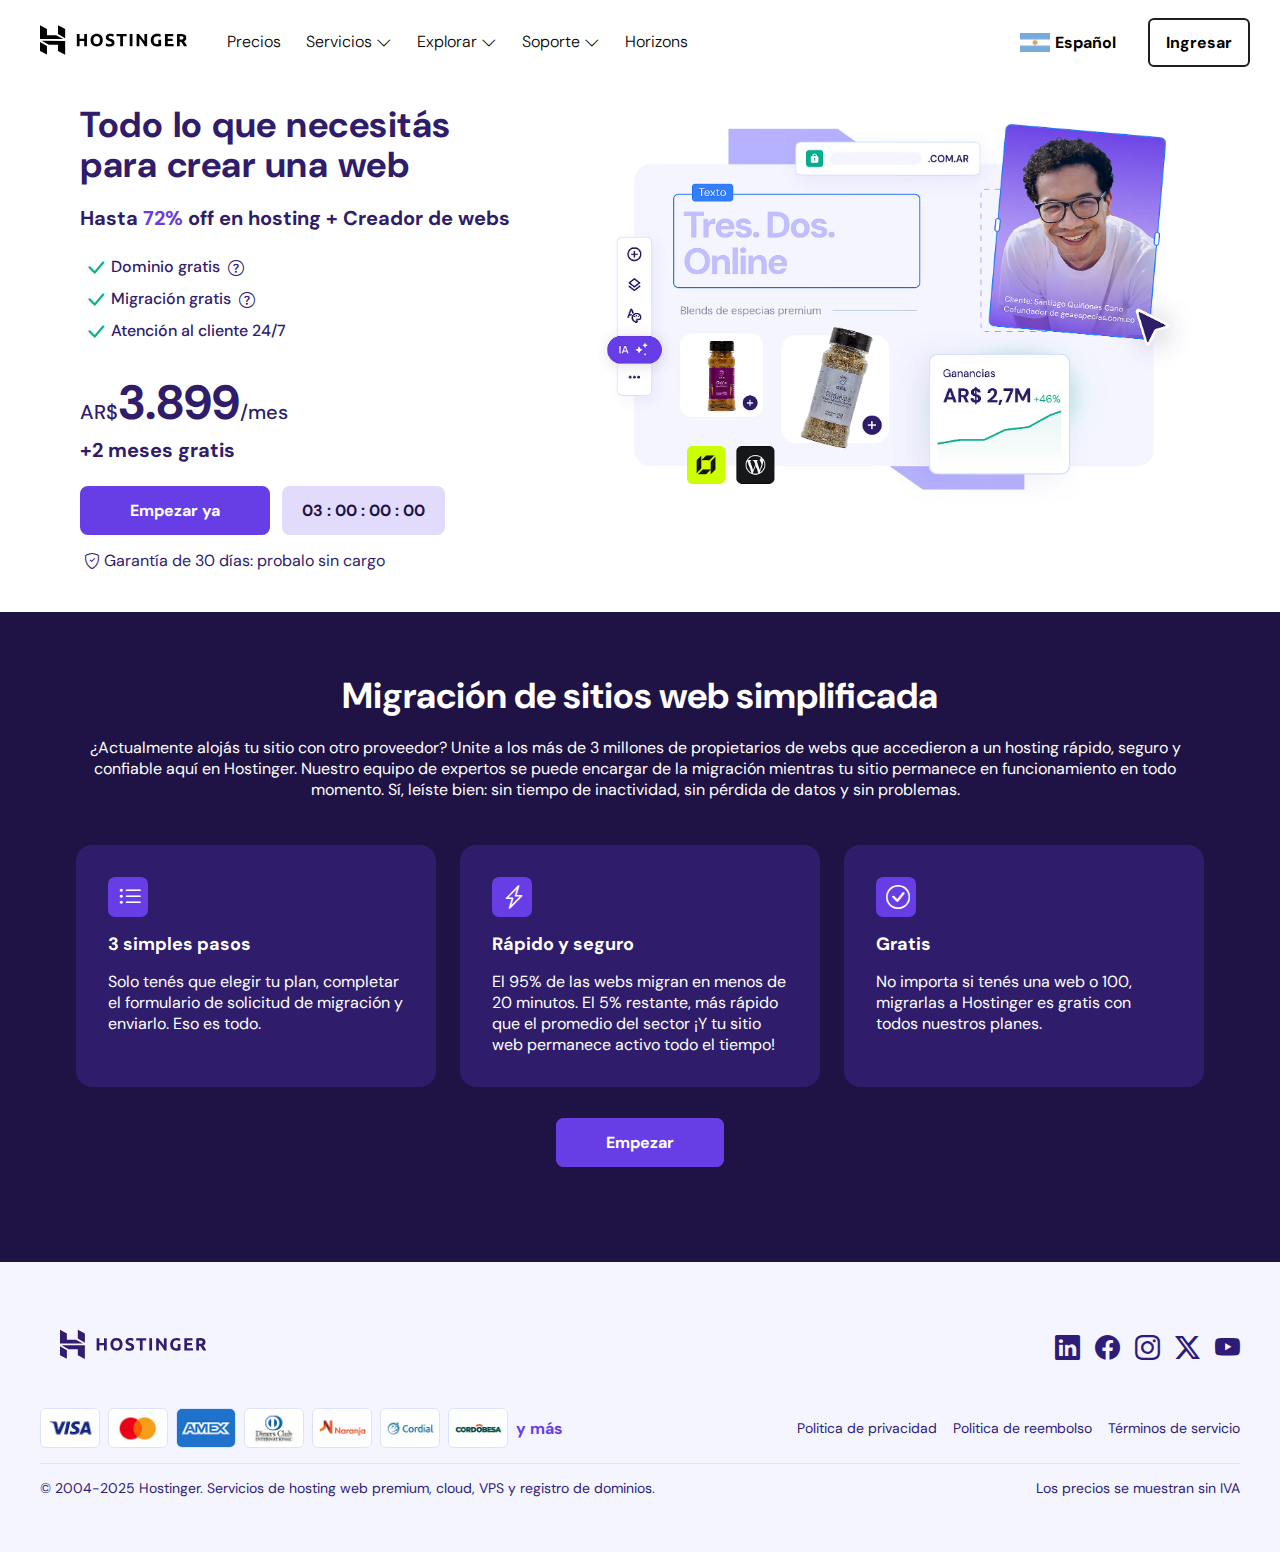
<file: index.html>
<!DOCTYPE html>
<html lang="en">
<head>
    <meta charset="UTF-8">
    <meta name="viewport" content="width=device-width, initial-scale=1.0">
    <title>Hostinger Nav</title>
    <link rel="stylesheet" href="./style.css">
</head>
<body>
    <!-- HEADER -->
    <header class="main-header">
        <div class="nav-left">
          <nav class="navbar">
            <a href="#"><img src="./imagenes/HostingerLogo.svg" alt="Hostinger Logo" class="logo-hostinger"></a>
            <ul class="nav-menu"> 
              <li href="#">Precios</li>
              <li class="dropdown">Servicios<i class="bi bi-chevron-down"></i></li>
              <li class="dropdown">Explorar<i class="bi bi-chevron-down"></i></li>
              <li class="dropdown">Soporte<i class="bi bi-chevron-down"></i></i></li>
              <li href="#">Horizons</li>
            </ul>
          </nav>
          </div>
        
        <div class="nav-right">
          <div class="languaje">
            <img src="./imagenes/descarga.png" alt="Argentina flag" class="flag">
            <span>Español</span>
          </div>
          <button class="login-btn">Ingresar</button>
        </div>
        <button class="btn-menu" aria-label="Menú">
            <i class="bi bi-list"></i>
        </button>
    </header>
    <!-- HERO -->
    <section class="hero">
        <div class="hero-content">
            <div class="hero-left">
            <div class="hero-title">
                <h1 class="title-primary">Todo lo que necesitás para crear una web</h1>
                <p class="title-features">Hasta <span class="title-features offer">72%</span> off en hosting + Creador de webs</p>
            </div>
            <div class="hero-features">
                <ul class="feature-list">
                    <div class="list-check">
                        <li>
                        <i class="bi bi-check-lg"></i>
                        Dominio gratis 
                        <i class="bi bi-question-circle"></i>
                        </li>
                    </div>
                    <div class="list-check">
                        <li>
                        <i class="bi bi-check-lg"></i> 
                        Migración gratis 
                        <i class="bi bi-question-circle"></i>
                        </li>
                    </div>
                    <div class="list-check down">
                       <li>
                        <i class="bi bi-check-lg"></i>
                        Atención al cliente 24/7
                        </li> 
                    </div>
                </ul>
            </div>
            <div class="hero-price">
                <span class="price-ar">AR$ </span>
                <span class="price-total">3.899</span>
                <span class="price-ar"> /mes</span>
            </div>
            <div class="hero-month">
                <p>+2 meses gratis</p>
            </div>
            <div class="hero-cta">
                <a href="#" class="cta-button">Empezar ya</a>
                <div class="timer">
                    <span class="clock">03 : 00 : 00 : 00</span> 
                </div>
            </div>
            
            <div class="hero-guarantee">
                <i class="bi bi-shield-check"></i>
                <span>Garantía de 30 días: probalo sin cargo</span>
            </div>
            </div>
            
            <div class="hero-right">
            <img src="./imagenes/imagen-hero.avif" alt="Ejemplo de interfaz de hosting y creador web">
            </div>
            
        </div>
    </section>

<!-- MIGRACIONES -->
    <main>
        <section class="section">
            <div class="section-content">
                <div class="section-superior">
                    <h2 class="title-primary text-center">Migración de sitios web simplificada</h2>
                    <p class="text-medium text-center text-description">¿Actualmente alojás tu sitio con otro proveedor? Unite a los más de 3 millones de propietarios de webs que accedieron a un hosting rápido, seguro y confiable aquí en Hostinger. Nuestro equipo de expertos se puede encargar de la migración mientras tu sitio permanece en funcionamiento en todo momento. Sí, leíste bien: sin tiempo de inactividad, sin pérdida de datos y sin problemas.</p>
                </div>
                <div class="card-container">
                    <article class="card-review">
                        <div class="card-review icon">
                            <i class="bi bi-list-ul"></i>
                        </div>
                        <h3 class="card-review__title title-secondary">3 simples pasos</h3>
                        <p class="card-review__description
                        text-medium">Solo tenés que elegir tu plan, completar el formulario de solicitud de migración y enviarlo. Eso es todo.</p>
                
                    </article>
                    <article class="card-review">
                        <div class="card-review icon">
                            <i class="bi bi-lightning-charge"></i>
                        </div>
                        <h3 class="card-review__title title-secondary">Rápido y seguro</h3>
                        <p class="card-review__description
                        text-medium">El 95% de las webs migran en menos de 20 minutos. El 5% restante, más rápido que el promedio del sector ¡Y tu sitio web permanece activo todo el tiempo!</p>
                    </article>
                    <article class="card-review">
                        <div class="card-review icon">
                            <i class="bi bi-check-circle"></i>
                        </div>
                        <h3 class="card-review__title title-secondary">Gratis</h3>
                        <p class="card-review__description text-medium">No importa si tenés una web o 100, migrarlas a Hostinger es gratis con todos nuestros planes.</p>
                    </article>
                </div>
                <div class="btn">
                    <a href="" class="btn-primary">Empezar</a>
                </div>
            </div>
        </section>
    </main>
    
    <!-- FOOTER -->
    <footer class="footer">
        <div class="footer-content">
            <div class="box-top">
                <div class="hostinger-logo">
                    <a href="#"><img src="./imagenes/Logo Hostinger lila.png" alt="Hostinger" class="logo"></a>
                </div>
                <div class="redes">
                    <a href="#"><i class="bi3 bi-linkedin"></i></a>
                    <a href="#"><i class="bi3 bi-facebook"></i></a>
                    <a href="#"><i class="bi3 bi-instagram"></i></a>
                    <a href="#"><i class="bi3 bi-twitter-x"></i></a>
                    <a href="#"><i class="bi3 bi-youtube"></i></a>
                </div>
            </div>
            <div class="box-center">
                <div class="box-cards">
                    <img src="./imagenes/visa.avif" alt="visa" class="cards-img">
                    <img src="./imagenes/mastercard.avif" alt="mastercard" class="cards-img">
                    <img src="./imagenes/amex.avif" alt="amex" class="cards-img">
                    <img src="./imagenes/diners.avif" alt="diners" class="cards-img">
                    <img src="./imagenes/naranja.avif" alt="naranja" class="cards-img">
                    <img src="./imagenes/cordial.avif" alt="cordial" class="cards-img">
                    <img src="./imagenes/cordobesa.avif" alt="cordobesa" class="cards-img">
                    <a href="#">y más</a>
                </div>
                <div class="box-policies">
                    <a href="#">Politica de privacidad</a>
                    <a href="#">Politica de reembolso</a>
                    <a href="#">Términos de servicio</a>
                </div>
            </div>
            <div class="box-bottom">
                <div>
                    <p>© 2004-2025 Hostinger. Servicios de hosting web premium, cloud, VPS y registro de dominios.</p>
                </div>
                <div>
                    <p>Los precios se muestran sin IVA</p>
                </div>
            </div>
        </div>
    </footer>
</body>
</html>
</file>
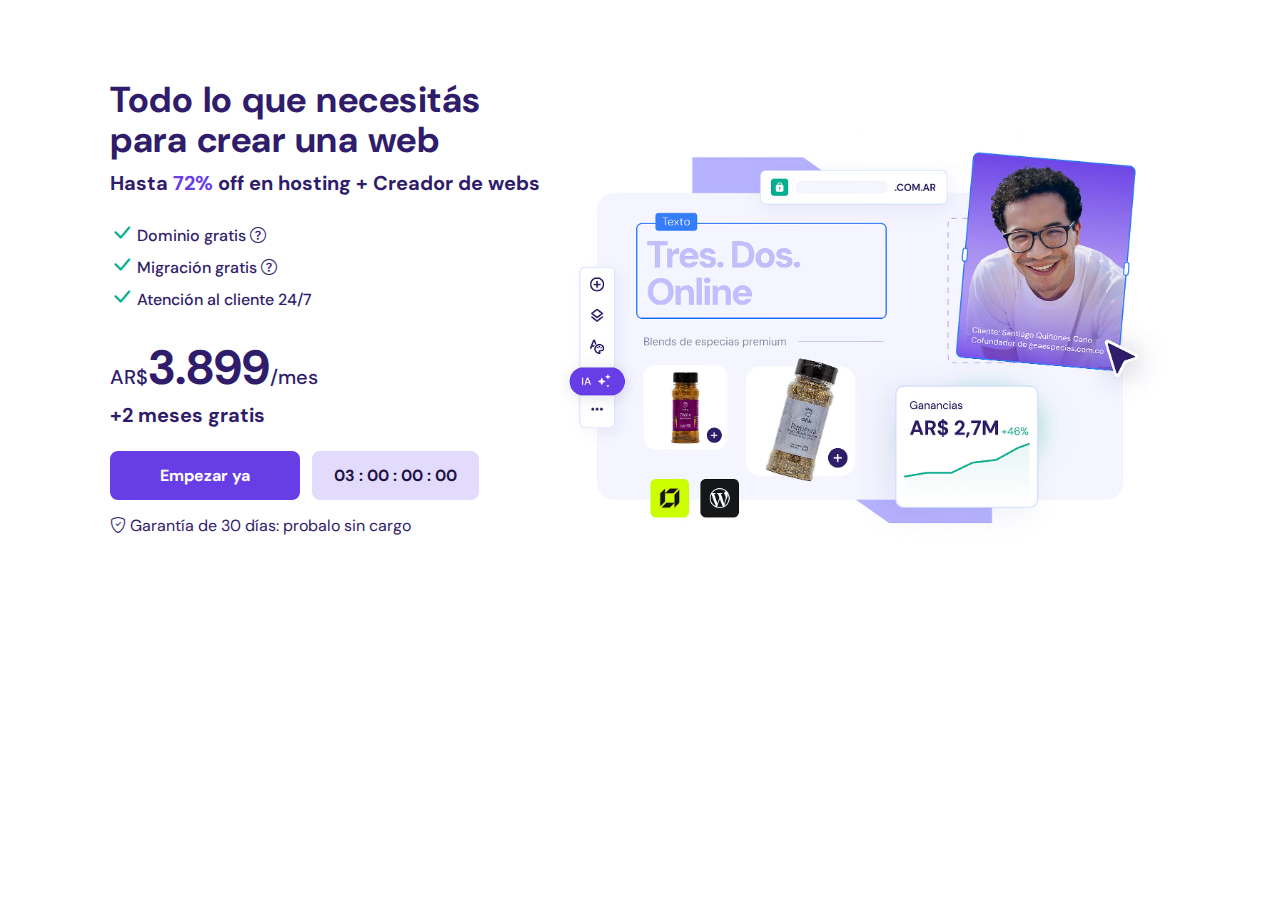
<file: Hero/index.html>
<!DOCTYPE html>
<html lang="en">
<head>
    <meta charset="UTF-8">
    <meta name="viewport" content="width=device-width, initial-scale=1.0">
    <title>Hero</title>
    <link rel="stylesheet" href="./style.css">
</head>
<body>
    <section class="hero">
        <div class="hero-content">
            <div class="hero-left">
            <div class="hero-title">
                <h1 class="title-primary">Todo lo que necesitás para crear una web</h1>
                <p class="title-features">Hasta <span class="title-features offer">72%</span> off en hosting + Creador de webs</p>
            </div>
            <div class="hero-features">
                <ul class="feature-list">
                    <div class="list-check">
                        <li>
                        <i class="bi bi-check-lg"></i>
                        Dominio gratis 
                        <i class="bi bi-question-circle"></i>
                        </li>
                    </div>
                    <div class="list-check">
                        <li>
                        <i class="bi bi-check-lg"></i> 
                        Migración gratis 
                        <i class="bi bi-question-circle"></i>
                        </li>
                    </div>
                    <div class="list-check down">
                       <li>
                        <i class="bi bi-check-lg"></i>
                        Atención al cliente 24/7
                        </li> 
                    </div>
                </ul>
            </div>
            <div class="hero-price">
                <span class="price-ar">AR$ </span>
                <span class="price-total">3.899</span>
                <span class="price-ar"> /mes</span>
            </div>
            <div class="hero-month">
                <p>+2 meses gratis</p>
            </div>
            <div class="hero-cta">
                <a href="#" class="cta-button">Empezar ya</a>
                <div class="timer">
                    <span class="clock">03 : 00 : 00 : 00</span> 
                </div>
            </div>
            
            <div class="hero-guarantee">
                <i class="bi bi-shield-check"></i>
                <span>Garantía de 30 días: probalo sin cargo</span>
            </div>
            </div>
        
        
            <div class="hero-right">
            <img src="imagen-hero.avif" alt="Ejemplo de interfaz de hosting y creador web">
            </div>
            
        </div>
    </section>
</body>
</html>
</file>
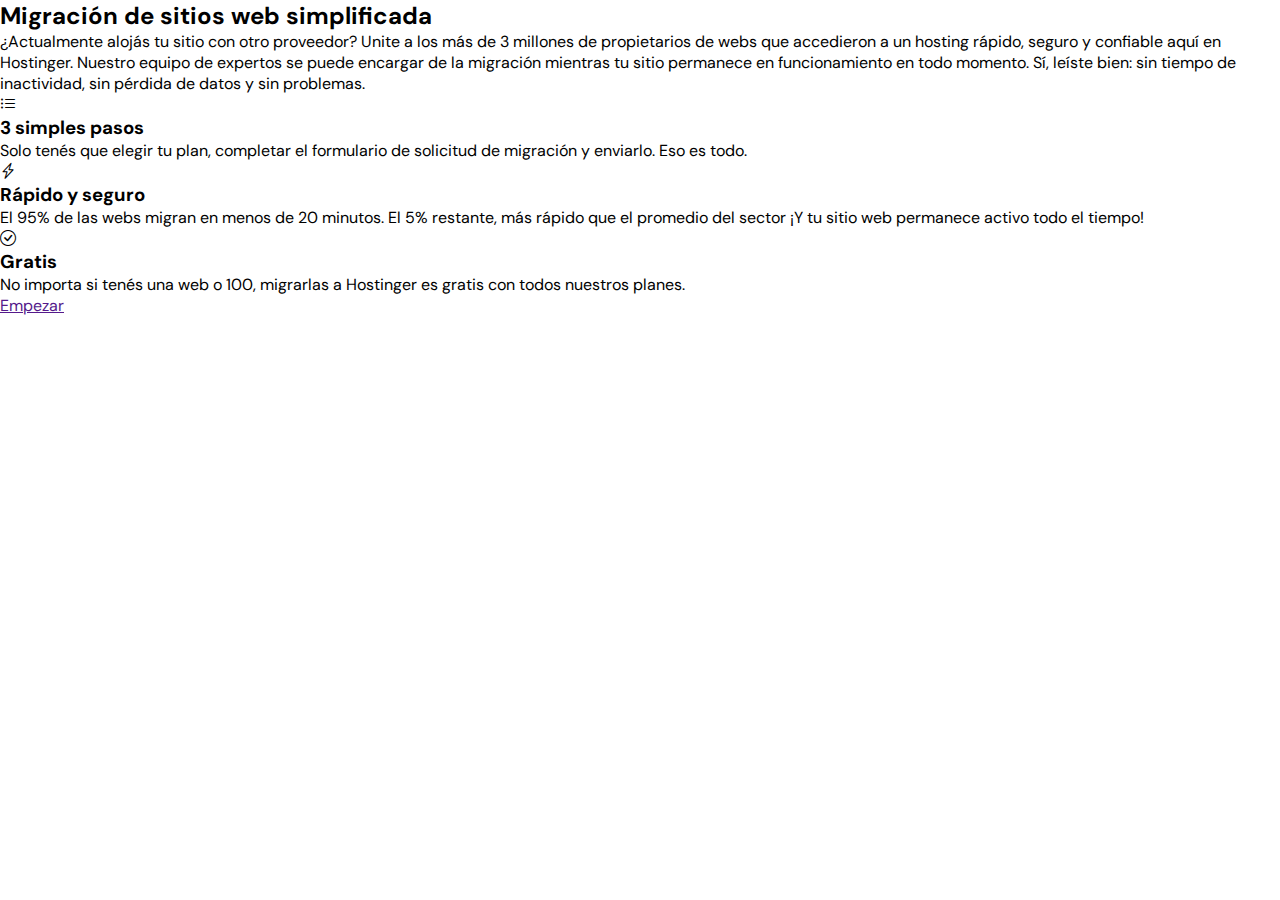
<file: Migraciones/index.html>
<!DOCTYPE html>
<html lang="en">
<head>
    <meta charset="UTF-8">
    <meta name="viewport" content="width=device-width, initial-scale=1.0">
    <title>Hostinger: Dale vida a tu idea en internet con una web</title>
    <link rel="stylesheet" href="./style.css">
</head>
<body>
    <main>
        <section class="section">
            <div class="section-content">
                <div class="section-superior">
                    <h2 class="title-primary text-center">Migración de sitios web simplificada</h2>
                    <p class="text-medium text-center text-description">¿Actualmente alojás tu sitio con otro proveedor? Unite a los más de 3 millones de propietarios de webs que accedieron a un hosting rápido, seguro y confiable aquí en Hostinger. Nuestro equipo de expertos se puede encargar de la migración mientras tu sitio permanece en funcionamiento en todo momento. Sí, leíste bien: sin tiempo de inactividad, sin pérdida de datos y sin problemas.</p>
                </div>
                <div class="card-container">
                    <article class="card-review">
                        <div class="card-review icon">
                            <i class="bi bi-list-ul"></i>
                        </div>
                        <h3 class="card-review__title title-secondary">3 simples pasos</h3>
                        <p class="card-review__description
                        text-medium">Solo tenés que elegir tu plan, completar el formulario de solicitud de migración y enviarlo. Eso es todo.</p>
                
                    </article>
                    <article class="card-review">
                        <div class="card-review icon">
                            <i class="bi bi-lightning-charge"></i>
                        </div>
                        <h3 class="card-review__title title-secondary">Rápido y seguro</h3>
                        <p class="card-review__description
                        text-medium">El 95% de las webs migran en menos de 20 minutos. El 5% restante, más rápido que el promedio del sector ¡Y tu sitio web permanece activo todo el tiempo!</p>
                    </article>
                    <article class="card-review">
                        <div class="card-review icon">
                            <i class="bi bi-check-circle"></i>
                        </div>
                        <h3 class="card-review__title title-secondary">Gratis</h3>
                        <p class="card-review__description text-medium">No importa si tenés una web o 100, migrarlas a Hostinger es gratis con todos nuestros planes.</p>
                    </article>
                </div>
                <div class="btn">
                    <a href="" class="btn-primary">Empezar</a>
                </div>
            </div>
        </section>
    </main>
</body>
</html>
</file>
<file: style.css>
@import url("https://cdn.jsdelivr.net/npm/bootstrap-icons@1.13.1/font/bootstrap-icons.min.css");
@import url('https://fonts.googleapis.com/css2?family=DM+Sans:ital,opsz,wght@0,9..40,100..1000;1,9..40,100..1000&display=swap');

:root {
    --color--principal-0: #ffffff;
    --color--principal-1: black;
    --color-principal-50: #1d1e20;
    --color--principal-100: #673de6;
    --color--principal-200: #2f1c6a;
    --color--principal-300: #1f1346;
    --color--principal-500: #f4f5ff;
    --color--principal-600: #2f1c78;
    --color-principal-700: #dbe3ff;
    --color--neutral-100:#1d1e20;
    --color-neutral-200: #1a1919;
    --color--neutral-300: #e2dbfc;
    
}

*{
    font-family: "DM Sans", sans-serif;
    margin: 0;
    padding: 0;
    box-sizing: border-box;
}
html, body{
    width: 100%;
    max-width: 100%;
    overflow-x: hidden;
    margin: 0;
    padding: 0;
    margin-top: 20px;
}

/* HEADER */

body {
  padding-top: 80px;
  margin-top: 15px;
}

.main-header {
    display: flex;
    justify-content: space-between;
    align-items: center;
    padding: 15px 30px;
    background-color: white;
    position: fixed;
    top: 0;
    left: 0;
    width: 100%;
    z-index: 1000;
}

.nav-left{
    display: flex;
    align-items: center;
    margin: 10px 10px; 
    flex-direction: row;
    width: 100%;
}

.navbar {
  display: flex;
  justify-content:flex-start;
  align-items: center;
  width: 100%;
}

.logo-hostinger {
    height: 30px;
    width: 147px;
    margin-right: 40px;
} 

.nav-center{
    display: flex;
    align-items: center;
    flex: 1;
    justify-content: flex-start;
}

.nav-menu{
    list-style: none;
    display: flex;
    gap: 25px;    
}

.nav-menu li{
    cursor: pointer;
    font-size: 14px;
    color: var(--color--principal-1);
    font-size: 16px;
    font-weight: 300;
}

.bi {
  transform: scale(1.2);
  font-weight: bolder;
  margin-left: 4px;
  vertical-align: middle;
}

.nav-menu a{
    text-decoration: none;
    color: inherit;
    
}

.nav-right{
    display: flex;
    align-items: center;
    justify-content: space-between;
    gap: 32px;
}

.languaje {
    display: flex;
    align-items: center;
    gap: 5px;
    font-weight: bold;
}

.flag {
    width: 30px;
    height: auto;
}

.login-btn{
    padding: 12px 16px;
    border: 2px solid var(--color-principal-50);
    background-color: var(--color--principal-0);
    border-radius: 6px;
    font-weight: 700;
    cursor: pointer;
    font-size: 16px;
}

.btn-menu {
  display: none;
  background: none;
  border: none;
  font-size: 1.8rem;
  color: var(--color--principal-1);
  cursor: pointer;
}

/* HERO */

.hero{
    background-color: var(--color--principal-0);
    display: flex;
    flex-direction: row;
    justify-content: center;
    height: auto;
    width: 100%;
    max-width: 1440px;
    margin: 0 auto;
    padding: 0 20px 40px 20px;
    overflow: hidden;
    margin-top: -100px;
}

.hero-content {
    display: flex;
    flex-direction: row;
    gap: 70px;
    align-items: center;
    justify-content: space-between;
    padding: 30px 60px 0px 60px;
    min-height: 100%;
}


.hero-left{
    display: flex;
    flex-direction: column;
    text-align: start;
    color: var(--color--principal-200);
    width: 40%;
    justify-content: flex-start;
    min-height: 100%;
}

.hero-title h1{
    font-size: 36px;
    line-height: 40px;
    word-spacing: 2px;
    letter-spacing: 0.5px;
    color: var(--color--principal-200);
    font-weight: 700;
}

.title-features{
    font-size: 20px;
    margin: 8px 0px 0px;
    font-weight: 700;
    line-height: 30px;
    white-space: nowrap;
}

.offer{
    color: var(--color--principal-100);
}

.hero-features{
    font-size: 16px;
    margin: 20px 0px 0px 0px;
}

.feature-list{
    list-style-type: none;
    padding-left: 0;
}

.list-check{
    align-items: baseline;
    display: flex;
    gap: 10px;
    margin-bottom: 2px;
    font-weight: 500;
}

.down{
    margin-bottom: 24px;
}

.bi-check-lg{
    color: #03b191;
    font-size: 23px;
}

.hero-price{
    display: inline-flex;
    align-items: baseline;
}

.price-ar{
    font-size: 20px;
    font-weight: 500;
}

.price-total{
    font-size: 48px;
    font-weight: 700;
}

.hero-month{
    font-size: 20px;
    line-height: 32px;
    font-weight: 700;
    margin-bottom: 20px;
}

.hero-cta{
    display: flex;
    flex-direction: row;
    justify-content: flex-start;
    gap: 12px;
    margin-bottom: 15px;
}

.cta-button{
    display: flex;
    background-color: var(--color--principal-100);
    border: 2px solid var(--color--principal-100);
    color: var(--color--principal-0);
    width: auto;
    align-items: center;
    border-radius: 8px;
    cursor: pointer;
    justify-content: center;
    padding: 12px 48px;
    position: relative;
    text-decoration: none;
    font-weight: 700;
}


.timer{
    display: flex;
    background-color:var(--color--neutral-300) ;
    align-items: center;
    color: var(--color--principal-300);
    padding: 12px 20px;
    border: 2px solid var(--color--principal-900);
    border-radius: 8px;
    font-weight: 700;
}

.hero-right img{
    width: 100%;
    height: 100%;
    position: relative;
    background-repeat: no-repeat;
    background-size: cover;
    display: block;   
}




/* MIGRACIONES */

.text-center{
    text-align: center;
}

.section{
    background-color: var(--color--principal-300);display: flex;
    flex-direction: row;
    justify-content: center;
    width: 100%;
    max-width: 1440px;
    height: 650px;
    margin: 0 auto;
    padding: 0 20px;
    box-sizing: border-box;
}

.section__content{

    display: flex;
    flex-direction: column;
    align-items: center;
    padding: 80px;
}

.section-superior{
    margin: 0px 36px 48px;
    padding: 0px 40px;
    min-width: 1200px;
    margin-bottom: 45px;
}

.title-primary{
    color: var(--color--principal-0);
    font-size: 36px;
    font-weight: 700;
    margin-bottom: 18px;
    margin-top: 60px;
}

.text-description{
    width: 1110px;
    justify-content: center;
}

.text-medium{
    font-size: 16px;
    color: var(--color--principal-0);
    font-weight: 400;
}

.title-secondary{
    color: var(--color--principal-0);
    font-size: 18px;
    font-weight: 700;
}

.btn-primary{
    background-color: var(--color--principal-100);
    font-size: 16px;
    font-weight: 700;
    color: var(--color--principal-0);
    border: 2px solid var(--color--principal-100);
    border-radius: 8px;
    padding: 12px 48px;
    text-decoration: none;
    justify-content: center;
}

.btn{
    text-align: center;
    margin-top: 45px;
}

.card-container{
    display: flex;
    flex-direction: row;
    justify-content: center; 
    margin-bottom: 35px;
    gap: 24px;
    width: 100%;
    max-width: 1250px;
    margin-left: auto;
    margin-right: auto;
}

.card-review{
    display: flex;
    flex-direction: column;
    background-color: var(--color--principal-200);
    border-radius: 16px;
    padding: 32px;
    width: 360px;
    max-width: 100%;
}

.card-review__title{
    margin-top: 15px;
    margin-bottom: 15px;
}

.icon{
    font-size: 20px;
    width: 25px;
    height: 25px;
    background-color: var(--color--principal-100);
    color: white;
    display: flex;
    align-items: center;
    justify-content: center;
    padding: 20px;
    border-radius: 7px;
}

/* FOOTER */

.footer-content{
    background-color: var(--color--principal-500);
    display: flex;
    flex-direction: column;
    width: 100%;
    max-width: 1440px;
    height: auto;
    margin: 0 auto;  
    padding: 40px 20px;
    flex: 1;
    box-sizing: border-box;
}

.box-top{
    display: flex;
    flex-direction: row;
    justify-content: space-between;
    width: 100%;
    align-items: center;
    gap: 15px;
    max-width: 1200px;
    margin: 0 auto;
    padding: 15px 0;
}

.logo {
    height: auto;
    width: auto;
}

.redes{
    display: flex;
    flex-direction: row;
    gap: 15px;
}

.bi3{
    color: var(--color--principal-600);
    font-size: 25px;
}

.box-center{
    display: flex;
    flex-direction: row;
    flex: 1;
    justify-content: space-between;
    width: 100%;
    max-width: 1200px;
    margin: 0 auto;
    padding: 15px 0;
}

.box-cards{
    display: flex;
    flex-direction: row;
    gap: 8px;
}


.cards-img{
    height: 40px;
    width: 60px;
    border: 1px solid var(--color-principal-700);
    border-radius: 6px;
}

.box-cards a{
    align-self: center;
    color: var(--color--principal-100);
    text-decoration: none;
    cursor: pointer;
    font-weight: 700;
    display: inline-block;
}

.box-policies{
    display: flex;
    flex-direction: row;
    gap: 16px;
}

.box-policies a{
    font-size: 14px;
    text-decoration: none;
    color: var(--color--principal-600);
    cursor: pointer;
    display: inline-block;
    align-self: center;
}

.box-bottom{
    display: flex;
    flex-direction: row;
    flex: 1;
    justify-content: space-between;
    width: 100%;
    max-width: 1200px;
    border-top: 1px solid var(--color-principal-700);
    margin: 0 auto;
    padding: 15px 0;
}

.box-bottom p{
    color: var(--color--principal-600);
    font-size: 14px;
}

/* RESPONSIVE */
/* HEADER */

@media screen and (max-width: 1024px) {
    .main-header{
        height: auto;
        padding: 10px;
    }
    .nav-menu{
        display: none
    }
    .nav-right{
        display:none;
    }
    .logo-hostinger{
        margin: 0;
        padding: 0px;
    }
    .btn-menu{
        display: block;
    }
    .hero {
        flex-direction: column;
        padding: 62px 0 80px;
        width: 100%;
    }
    .hero-content {
        flex-direction: column;
        padding: 0 40px;
    }
    .hero-left {
        align-items:flex-start;
        text-align: left;
        justify-content: flex-start;
        width: 75%;
    }
    .hero-title h1 {
        font-size: 28px;
        line-height: 20px;
        word-spacing: 0px;
        letter-spacing: 0px;
    }
    .title-features {
        font-size: 18px;
        line-height: 24px;
    }
    .hero-features {
        font-size: 16px;
        justify-content: flex-start;
        align-items: flex-start;
        text-align: left;
    }
    .feature-list {
        align-items: center;
        justify-content: center;
    }
    .list-check {
        justify-content: flex-start;
    }
    .hero-cta {
        flex-direction: row;
        align-items: center;
        width: 55%;
    }
    .cta-button {
        padding: 12px 48px;
    }
    .timer {
        flex-direction: column;
        padding: 12px 30px;
        font-size: 14px;
    }
    .hero-right{
        width: 70%;
    }
    .hero-right img {
        width: 100%;
        height: auto;
    }
    .price-total {
        font-size: 36px;
    }
    .hero-month {
        font-size: 18px;
    }
    .section{
        width: 100%;
        padding: 62px 0 80px;
    }
    .section-superior{
        margin: 0px 128px 40px;
        padding: 0px 40px;
        width: 40%;
    }
    .title-primary{
        font-size: 28px;
    }

}


@media screen and (max-width: 768px) {
  .hero {
    flex-direction: column;
    padding: 20px 10px;
  }

  .hero-content {
    flex-direction: column;
    padding: 20px 0;
    gap: 30px;
  }

  .hero-left {
    align-items: center;
    text-align: center;
  }

  .hero-title h1 {
    font-size: 28px;
    line-height: 34px;
  }

  .title-features {
    font-size: 16px;
    line-height: 24px;
  }

  .hero-features {
    font-size: 14px;
    margin-top: 10px;
  }

  .feature-list {
    align-items: center;
    justify-content: center;
  }

  .list-check {
    justify-content: center;
  }

  .hero-cta {
    flex-direction: column;
    align-items: center;
    width: 100%;
  }

  .cta-button {
    width: 100%;
    padding: 12px 0;
  }

  .timer {
    flex-direction: column;
    padding: 10px;
    font-size: 14px;
  }

  .hero-right img {
    width: 100%;
    height: auto;
  }

  .price-total {
    font-size: 36px;
  }

  .hero-month {
    font-size: 18px;
  }
}


@media screen and (max-width: 480px) {
  .hero-title h1 {
    font-size: 24px;
    line-height: 30px;
  }

  .title-features {
    font-size: 14px;
  }

  .hero-price {
    flex-direction: column;
    align-items: center;
  }

  .price-ar {
    font-size: 16px;
  }

  .price-total {
    font-size: 30px;
  }

  .cta-button {
    font-size: 14px;
    padding: 10px;
  }

  .timer {
    font-size:13px;
  }
}
</file>
<file: Hero/style.css>
@import url("https://cdn.jsdelivr.net/npm/bootstrap-icons@1.13.1/font/bootstrap-icons.min.css");
@import url('https://fonts.googleapis.com/css2?family=DM+Sans:ital,opsz,wght@0,9..40,100..1000;1,9..40,100..1000&display=swap');

:root {
    --color--principal-0: #ffffff;
    --color--principal-100: #673de6;
    --color--principal-200: #2f1c6a;
    --color--principal-300: #1f1346;
    --color--principal-900: #e2dbfc;
}

*{
    font-family: "DM Sans", sans-serif;
    margin: 0;
    padding: 0;
    box-sizing: border-box;
}

.hero{
    background-color: var(--color--principal-0);
    display: flex;
    flex-direction: row;
    justify-content: center;
    height: 650px;
    width: 100vw;
    padding: 50px;
    overflow: hidden;
}

.hero-content {
    display: flex;
    flex-direction: row;
    gap: 8px;
    align-items: center;
    justify-content: space-around;
    padding: 30px 60px 0px 60px;
    min-height: 100%;
}


.hero-left{
    display: flex;
    flex-direction: column;
    text-align: start;
    color: var(--color--principal-200);
    width: 40%;
    justify-content: flex-start;
    min-height: 100%;
}

.hero-title h1{
    font-size: 36px;
    line-height: 40px;
    word-spacing: 2px;
    letter-spacing: 0.5px;
}

.title-features{
    font-size: 20px;
    margin: 8px 0px 0px;
    font-weight: 700;
    line-height: 30px;
    white-space: nowrap;
}

.offer{
    color: var(--color--principal-100);
}

.hero-features{
    font-size: 16px;
    margin: 20px 0px 0px 0px;
}

.feature-list{
    list-style-type: none;
    padding-left: 0;
}

.list-check{
    align-items: baseline;
    display: flex;
    gap: 10px;
    margin-bottom: 2px;
    font-weight: 500;
}

.down{
    margin-bottom: 24px;
}

.bi-check-lg{
    color: #03b191;
    font-size: 23px;
}

.hero-price{
    display: inline-flex;
    align-items: baseline;
}

.price-ar{
    font-size: 20px;
    font-weight: 500;
}

.price-total{
    font-size: 48px;
    font-weight: 700;
}

.hero-month{
    font-size: 20px;
    line-height: 32px;
    font-weight: 700;
    margin-bottom: 20px;
}

.hero-cta{
    display: flex;
    flex-direction: row;
    justify-content: flex-start;
    gap: 12px;
    margin-bottom: 15px;
}

.cta-button{
    display: flex;
    background-color: var(--color--principal-100);
    border: 2px solid var(--color--principal-100);
    color: var(--color--principal-0);
    width: auto;
    align-items: center;
    border-radius: 8px;
    cursor: pointer;
    justify-content: center;
    padding: 12px 48px;
    position: relative;
    text-decoration: none;
    font-weight: 700;
}


.timer{
    display: flex;
    background-color:var(--color--principal-900) ;
    align-items: center;
    color: var(--color--principal-300);
    padding: 12px 20px;
    border: 2px solid var(--color--principal-900);
    border-radius: 8px;
    font-weight: 700;
}

.hero-right img{
    width: 100%;
    height: 100%;
    position: relative;
    background-repeat: no-repeat;
    background-size: cover;
    display: block;   
}
</file>
<file: Migraciones/style.css>
@import url("https://cdn.jsdelivr.net/npm/bootstrap-icons@1.13.1/font/bootstrap-icons.min.css");
@import url('https://fonts.googleapis.com/css2?family=DM+Sans:ital,opsz,wght@0,9..40,100..1000;1,9..40,100..1000&display=swap');

:root {
    --color--principal-0: #ffffff;
    --color--principal-100: #673de6;
    --color--principal-200: #2f1c6a;
    --color--principal-300: #1f1346;
}

*{
    font-family: "DM Sans", sans-serif;
    margin: 0;
    padding: 0;
    box-sizing: border-box;
}
</file>
